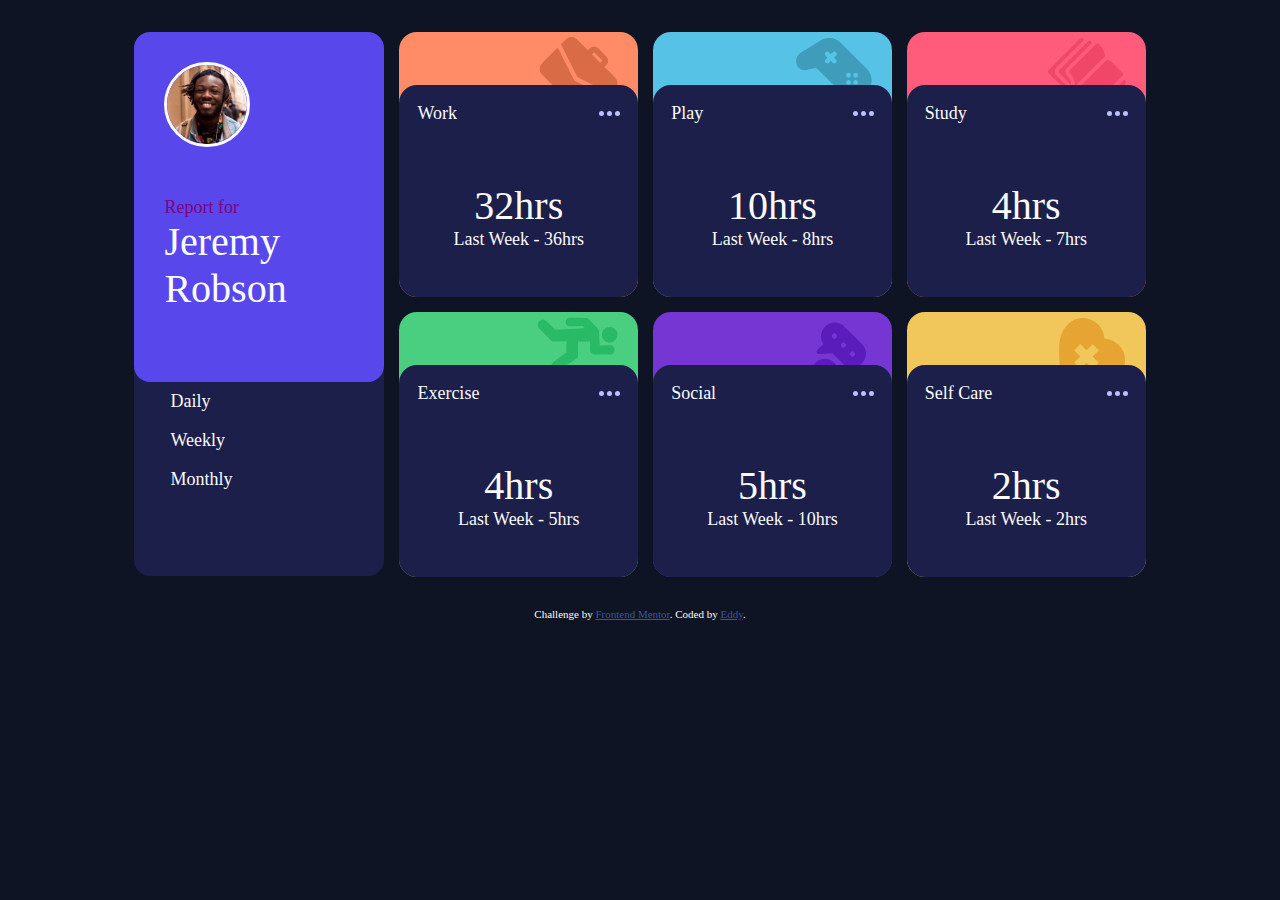
<file: edwinchallengecommerce.html>
<!DOCTYPE html>
<html lang="en">
<head>
    <meta charset="UTF-8">
    <meta http-equiv="X-UA-Compatible" content="IE=edge">
    <meta name="viewport" content="width=device-width, initial-scale=1.0">
    <link rel="stylesheet" href="/edwinchallengecommerce.css"/>
    <title>Flex&Grid Challenge</title>
</head>
<body>
 <div class="grid-container">
     <section class="user-card">
         <div id="user-card-top">
             <img src="/images/image-jeremy.png" alt="profile image">
             <p><span class="profile-details"> Report for </span> Jeremy <span>Robson</span></p>
         </div>
         <div id="user-card-bottom">
            <p> Daily </p> 
            <p> Weekly </p> 
            <p> Monthly </p>
         </div>
     </section>
     <section class="work grid-item-main">
        <svg class="icon" width="79" height="79" xmlns="http://www.w3.org/2000/svg"><path d="m18.687 10.43 15.464 30.906c.31.682.743 1.322 1.3 1.88.558.557 1.198.99 1.714 1.217L68.237 59.98 52.484 75.732a8.025 8.025 0 0 1-11.355 0L2.934 37.538a8.025 8.025 0 0 1 0-11.356L18.687 10.43Zm19.345-7.99 10.839 10.838 2.065-2.064a5.845 5.845 0 0 1 8.258 0l8.258 8.259a5.845 5.845 0 0 1 0 8.258l-2.064 2.064 10.839 10.84a8.025 8.025 0 0 1 0 11.355l-4.728 4.728L39.126 40.53a1.963 1.963 0 0 1-.578-.413 1.963 1.963 0 0 1-.413-.578L21.95 7.168l4.728-4.728a8.025 8.025 0 0 1 11.355 0Zm17.033 12.903-2.064 2.065 8.258 8.258 2.064-2.064-8.258-8.259Z" fill="#D96C47" fill-rule="nonzero"/></svg>
         <div class="grid-item">
             <div class="grid-item-row1">
                <p>Work</p>
                 <svg width="21" height="5" xmlns="http://www.w3.org/2000/svg"><path d="M2.5 0a2.5 2.5 0 1 1 0 5 2.5 2.5 0 0 1 0-5Zm8 0a2.5 2.5 0 1 1 0 5 2.5 2.5 0 0 1 0-5Zm8 0a2.5 2.5 0 1 1 0 5 2.5 2.5 0 0 1 0-5Z" fill="#BBC0FF" fill-rule="evenodd"/></svg>
             </div>
             <div class="grid-item-row2">
                 <p>32hrs<span>Last Week - 36hrs</span></p>                 
             </div>
         </div>
     </section>
     <section class="play grid-item-main">
        <svg class="icon" width="76" height="77" xmlns="http://www.w3.org/2000/svg"><path d="m60.91 71.846 12.314-19.892c3.317-5.36 3.78-13.818-2.31-19.908l-26.36-26.36c-4.457-4.457-12.586-6.843-19.908-2.31L4.753 15.69c-5.4 3.343-6.275 10.854-1.779 15.35a7.773 7.773 0 0 0 7.346 2.035l7.783-1.945a3.947 3.947 0 0 1 3.731 1.033l22.602 22.602c.97.97 1.367 2.4 1.033 3.732l-1.945 7.782a7.775 7.775 0 0 0 2.037 7.349c4.49 4.49 12.003 3.624 15.349-1.782Zm-24.227-46.12-1.891-1.892-1.892 1.892a2.342 2.342 0 0 1-3.312-3.312l1.892-1.892-1.892-1.891a2.342 2.342 0 0 1 3.312-3.312l1.892 1.891 1.891-1.891a2.342 2.342 0 0 1 3.312 3.312l-1.891 1.891 1.891 1.892a2.342 2.342 0 0 1-3.312 3.312Zm14.19 14.19a2.343 2.343 0 1 1 3.315-3.312 2.343 2.343 0 0 1-3.314 3.312Zm0 7.096a2.343 2.343 0 0 1 3.313-3.312 2.343 2.343 0 0 1-3.312 3.312Zm7.096-7.095a2.343 2.343 0 1 1 3.312 0 2.343 2.343 0 0 1-3.312 0Zm0 7.095a2.343 2.343 0 0 1 3.312-3.312 2.343 2.343 0 0 1-3.312 3.312Z" fill="#3F9CBB" fill-rule="nonzero"/></svg>
         <div class="grid-item">
             <div class="grid-item-row1">
                 <p>Play</p>
                 <svg width="21" height="5" xmlns="http://www.w3.org/2000/svg"><path d="M2.5 0a2.5 2.5 0 1 1 0 5 2.5 2.5 0 0 1 0-5Zm8 0a2.5 2.5 0 1 1 0 5 2.5 2.5 0 0 1 0-5Zm8 0a2.5 2.5 0 1 1 0 5 2.5 2.5 0 0 1 0-5Z" fill="#BBC0FF" fill-rule="evenodd"/></svg>
             </div>
             <div class="grid-item-row2">
                 <p>10hrs<span>Last Week - 8hrs</span></p>
             </div>
         </div>
     </section>
     <section class="study grid-item-main">
<svg class="icon" width="79" height="79" xmlns="http://www.w3.org/2000/svg"><path d="M33.227 1.495a1.87 1.87 0 0 1 2.646 0l1.323 1.323-27.78 27.78c-2.189 2.189-2.1 5.837.088 8.026l12.132 12.132a5.624 5.624 0 0 0 1.096 6.388 5.624 5.624 0 0 0 6.389 1.097l12.132 12.132c2.188 2.188 5.837 2.276 8.025.088l27.78-27.78 1.323 1.322a1.87 1.87 0 0 1 0 2.646L46.632 78.4a1.87 1.87 0 0 1-2.645 0L29.12 63.531a5.624 5.624 0 0 1-6.389-1.097l-5.291-5.291a5.624 5.624 0 0 1-1.097-6.388L1.478 35.89a1.87 1.87 0 0 1 0-2.646ZM59.74 22.783c1.948.27 3.83 1.117 5.325 2.612l10.583 10.583a1.87 1.87 0 0 1 0 2.646L46.544 67.727a1.87 1.87 0 0 1-2.646 0L30.67 54.498a1.872 1.872 0 0 0-2.646 0ZM49.19 6.875a1.87 1.87 0 0 1 2.647 0c4.489 4.489 5.877 8.98 6.178 12.342L27.67 49.56c.349-1.527 1.181-7.463-4.938-13.582a1.87 1.87 0 0 1 0-2.646Zm-7.936-2.646a1.87 1.87 0 0 1 2.645 0l1.323 1.323-25.134 25.134a5.619 5.619 0 0 0 0 7.938c4.005 4.005 4.2 7.696 4.043 9.335L12.15 35.978a1.87 1.87 0 0 1 0-2.646Z" fill="#F04667" fill-rule="nonzero"/></svg>
         <div class="grid-item">
             <div class="grid-item-row1">        
                 <p>Study</p>
                 <svg width="21" height="5" xmlns="http://www.w3.org/2000/svg"><path d="M2.5 0a2.5 2.5 0 1 1 0 5 2.5 2.5 0 0 1 0-5Zm8 0a2.5 2.5 0 1 1 0 5 2.5 2.5 0 0 1 0-5Zm8 0a2.5 2.5 0 1 1 0 5 2.5 2.5 0 0 1 0-5Z" fill="#BBC0FF" fill-rule="evenodd"/></svg>
             </div>
   
             <div class="grid-item-row2">
                 <p>4hrs<span>Last Week - 7hrs</span></p>
             </div>
         </div>
     </section>
     <section class="exercise grid-item-main">
<svg class="icon" width="81" height="55" xmlns="http://www.w3.org/2000/svg"><path d="m33.357.579 16.447.426c.33.009.645.144.88.38l9.953 9.953a4.946 4.946 0 0 1 1.451 3.311l.514 12.87c.02.503.433.895.937.894l9.595-.05a4.438 4.438 0 0 1 4.437 4.43v.26c0 1.164-.453 2.259-1.277 3.082a4.334 4.334 0 0 1-3.083 1.277h-15.77c-2.347 0-4.393-2.045-4.393-4.393l-.001-8.405-12.05-.009.01 15.17c.001.426-.21.826-.56 1.067l-18.098 12.41c-1.363.849-2.958 1.033-4.426.537a5.147 5.147 0 0 1-1.994-1.237 5.247 5.247 0 0 1-1.193-1.85c-.875-2.293.074-4.934 2.256-6.277l12.303-8.973.252-11.28-13.556.442a1.291 1.291 0 0 1-.957-.377L2.237 11.439c-1-.999-1.55-2.38-1.513-3.792a5.124 5.124 0 0 1 1.714-3.71c2.042-1.84 5.234-1.688 7.267.345l8.576 8.576 29.444-1.635-2.133-2.133-12.263.347a4.434 4.434 0 0 1-3.294-1.28l-.016-.015a4.409 4.409 0 0 1-1.294-3.307c.08-2.347 2.16-4.255 4.632-4.256Zm33.78 11.774c3.025-3.025 7.945-3.025 10.97 0 3.024 3.025 3.024 7.944 0 10.97-3.025 3.024-7.945 3.024-10.97 0-3.024-3.026-3.025-7.945 0-10.97Z" fill="#29BA66" fill-rule="nonzero"/></svg>
         <div class="grid-item">
             <div class="grid-item-row1">
                 <p>Exercise</p>
                 <svg width="21" height="5" xmlns="http://www.w3.org/2000/svg"><path d="M2.5 0a2.5 2.5 0 1 1 0 5 2.5 2.5 0 0 1 0-5Zm8 0a2.5 2.5 0 1 1 0 5 2.5 2.5 0 0 1 0-5Zm8 0a2.5 2.5 0 1 1 0 5 2.5 2.5 0 0 1 0-5Z" fill="#BBC0FF" fill-rule="evenodd"/></svg>
             </div>  
             <div class="grid-item-row2">
                 <p>4hrs<span>Last Week - 5hrs</span></p>
             </div>
         </div>
     </section>
     <section class="social grid-item-main">
        <svg class="icon" width="75" height="100" xmlns="http://www.w3.org/2000/svg"><path d="M45.834 46.627c4.78 4.78 13.1 5.754 19.257-.403 5.2-5.199 5.198-13.657 0-18.855L47.151 9.428C42.335 4.614 34.02 3.7 27.892 9.83c-4.701 4.7-5.151 12.066-1.352 17.277l-6.265 6.265c-1.339 1.339-.317 3.644 1.585 3.533l13.474-.777 10.499 10.499Zm11.404-11.483a2.567 2.567 0 1 1-3.629 3.631 2.567 2.567 0 0 1 3.63-3.631ZM35.745 20.909a2.567 2.567 0 1 1 3.63-3.629 2.567 2.567 0 0 1-3.63 3.63Zm12.562 5.303a2.567 2.567 0 1 1-3.63 3.63 2.567 2.567 0 0 1 3.63-3.63ZM55.16 63.698 37.219 45.756c-5.198-5.197-13.658-5.197-18.857.001-6.072 6.073-5.26 14.4-.402 19.258l10.499 10.5-.777 13.473c-.11 1.886 2.186 2.931 3.533 1.584l6.265-6.265c5.212 3.8 12.577 3.349 17.277-1.352 6.06-6.059 5.274-14.386.403-19.257ZM25.813 57.24a2.567 2.567 0 1 1 3.63-3.631 2.567 2.567 0 0 1-3.63 3.63Zm8.932 8.931a2.567 2.567 0 1 1 3.63-3.629 2.567 2.567 0 0 1-3.63 3.63Zm8.932 8.933a2.567 2.567 0 1 1 3.63-3.631 2.567 2.567 0 0 1-3.63 3.63Z" fill="#5A1CBB" fill-rule="nonzero"/></svg>
         <div class="grid-item">
             <div class="grid-item-row1">
                 <p>Social</p>
                 <svg width="21" height="5" xmlns="http://www.w3.org/2000/svg"><path d="M2.5 0a2.5 2.5 0 1 1 0 5 2.5 2.5 0 0 1 0-5Zm8 0a2.5 2.5 0 1 1 0 5 2.5 2.5 0 0 1 0-5Zm8 0a2.5 2.5 0 1 1 0 5 2.5 2.5 0 0 1 0-5Z" fill="#BBC0FF" fill-rule="evenodd"/></svg>
             </div>
             <div class="grid-item-row2">
                 <p>5hrs<span>Last Week - 10hrs</span></p>
             </div>
         </div>
     </section>
     <section class="selfcare grid-item-main">
<svg class="icon" width="67" height="67" xmlns="http://www.w3.org/2000/svg"><path d="M.918 50.848c.114 1.723.232 3.5.346 5.336l.003.038.448 6.038c.06.81.412 1.536.951 2.075.54.54 1.266.892 2.075.952l6.038.447.038.003c12.086.755 21.237 1.231 28.95.484 9.007-.873 15.369-3.445 20.02-8.096 8.413-8.413 8.398-21.609-.034-30.041-3.79-3.79-8.959-6.11-14.31-6.526-.415-5.352-2.736-10.52-6.526-14.31C30.484-1.185 17.288-1.2 8.875 7.214-1.295 17.384-.415 30.697.918 50.848ZM21.36 27.122l6.172 6.173 6.16-6.159 6.172 6.173-6.16 6.158 6.173 6.173-6.158 6.158-6.173-6.172-6.158 6.158-6.173-6.172 6.159-6.159-6.173-6.172 6.16-6.159Z" fill="#E6A532" fill-rule="nonzero"/></svg>
         <div class="grid-item">
             <div class="grid-item-row1">
                 <p>Self Care</p>
                 <svg width="21" height="5" xmlns="http://www.w3.org/2000/svg"><path d="M2.5 0a2.5 2.5 0 1 1 0 5 2.5 2.5 0 0 1 0-5Zm8 0a2.5 2.5 0 1 1 0 5 2.5 2.5 0 0 1 0-5Zm8 0a2.5 2.5 0 1 1 0 5 2.5 2.5 0 0 1 0-5Z" fill="#BBC0FF" fill-rule="evenodd"/></svg>
             </div>
             <div class="grid-item-row2">
                 <p>2hrs<span>Last Week - 2hrs</span></p>
             </div>
         </div>
     </section>
 </div>  
 <div class="attribution">
    Challenge by <a href="https://www.frontendmentor.io?ref=challenge" target="_blank">Frontend Mentor</a>. 
    Coded by <a href="#">Eddy</a>. 
</body>
</html>
</file>
<file: edwinchallengecommerce.css>
html{
    font-size: 18px;
    background-color:  hsl(226, 43%, 10%);
    color: #FAFAFA;
    font-family: 'Rubik' ('https://fonts.google.com/specimen/Rubik');

}
*{
    box-sizing: border-box;
}
img{
    width: 45%;
    height: auto;
    border:3px solid #FAFAFA;
    border-radius: 50%;
}
.grid-container{
    display: grid;
    grid-template-columns: 250px 1fr 1fr 1fr;
    grid-template-areas: 
    'user-card work play study'
    'user-card exercise social selfcare'
    ;
    gap: 15px;
    margin: 2.5% auto;
    width: 80%;
}
.user-card{
    grid-area: user-card;

}
#user-card-top{
    background-color: hsl(246, 80%, 60%);
    border-radius: 16px;
    font-size: 40px;
    position: relative;
    padding: 0.75em;
    z-index: 2;
}
#user-card-top span{
    display: block;
}
#user-card-bottom{
    background-color:   hsl(235, 46%, 20%);
    border-radius: 16px;
    font-size: 18px;
    top: -2.5em;
    position: relative;
    padding: 2em 2em 1em 2em;
    height: 43.8%;
}
#user-card-bottom p:hover{
color:  hsl(236, 100%, 87%);
}
.profile-details{
    color: purple;
    font-size: 18px;
}
.grid-item-main{
    border-radius: 18px;
}
.svg{
    float: right;
}
.icon{
    position: absolute;
    top: 5px;
    right: 20px;
}
.grid-item{
    position: relative;
    height: 80%;
    bottom: -20%;
    background-color: hsl(235, 46%, 20%);
    border-radius: 18px;
}
.grid-item-row1{
    display: flex;
    justify-content: space-between;
    align-items: center;
    font-size: 18px;
    padding: 0 1em;
}
.grid-item-row2{
    text-align: center;
    font-size: 40px;
    margin-bottom: 2.5em;
}
.grid-item-row2 span{
    font-size: 18px;
    display: block;
    
}
.work{
    position: relative;
    grid-area: work;
    background-color:  hsl(15, 100%, 70%);
}
.play{
    position: relative;
    grid-area: play;
    background-color: hsl(195, 74%, 62%);
}
.study{
    position: relative;
    grid-area: study;
    background-color: hsl(348, 100%, 68%);

}
.exercise{
    position: relative;
    grid-area: exercise;
    background-color: hsl(145, 58%, 55%);
}
.social{
    position: relative;
    grid-area: social;
    background-color:  hsl(264, 64%, 52%);
}
.selfcare{
    position: relative;
    grid-area: selfcare;
    background-color:  hsl(43, 84%, 65%);
}.attribution { 
    font-size: 11px; 
    text-align: center
}
.attribution a { color: hsl(228, 45%, 44%); }


@media (max-width: 950px){
    .grid-container{
        grid-template-columns: max-content;
        grid-template-areas: 
        'user-card' 
        'work'
        'play'
        'study'
        'exercise'
        'social'
        'selfcare'
        ;
        width: 60%;
        margin: 0 auto;
    }
    #user-card-bottom{
        display: flex;
        flex-wrap: wrap;
        justify-content: space-around;
        align-content: center;
    }
    }
</file>
